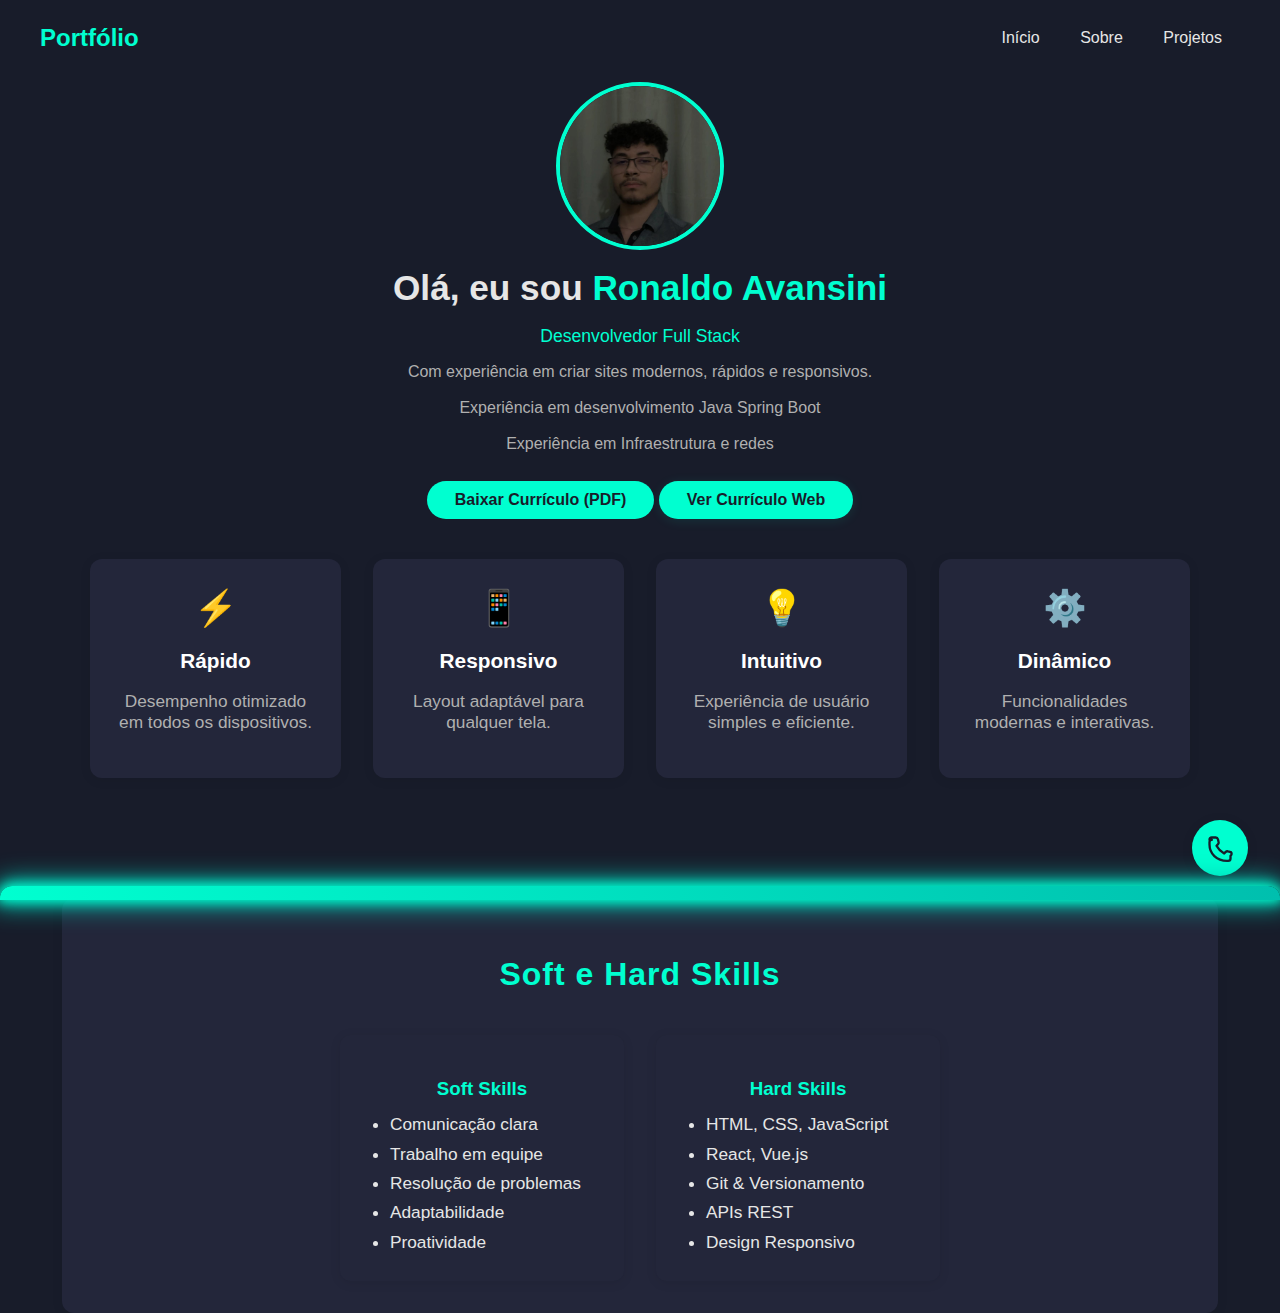
<file: index.html>
<!DOCTYPE html>
<html lang="pt-br" class="index">
<head>
    <meta charset="UTF-8">
    <title>Meu Portfólio</title>
    <link rel="stylesheet" href="assets/css/style.css">
    <style>
        .btn-cv-web {
            display: inline-block;
            margin-top: 10px;
            background: linear-gradient(90deg, #00ffd0 60%, #00bfae 100%);
            color: #181c2a;
            padding: 10px 28px;
            border-radius: 24px;
            text-decoration: none;
            font-weight: bold;
            transition: background 0.2s, transform 0.2s, box-shadow 0.2s;
            box-shadow: 0 2px 12px rgba(0,255,208,0.10);
            animation: btnPulseWeb 2.2s infinite alternate;
        }
        .btn-cv-web:hover {
            background: linear-gradient(90deg, #00bfae 60%, #00ffd0 100%);
            color: #fff;
            transform: scale(1.08);
            box-shadow: 0 6px 24px rgba(0,255,208,0.18);
        }
        @keyframes btnPulseWeb {
            0% { box-shadow: 0 2px 12px rgba(0,255,208,0.10); }
            100% { box-shadow: 0 8px 32px rgba(0,255,208,0.18); }
        }
    </style>
</head>
<body class="index">
    <div class="led-bar led-bottom"></div>
    <header class="header-dark">
        <nav class="nav-bar">
            <a href="index.html" class="nav-logo">Portfólio</a>
            <div class="nav-links">
                <a href="index.html">Início</a>
                <a href="about.html">Sobre</a>
                <a href="projects.html">Projetos</a>
            </div>
        </nav>
        <div class="hero">
            <img src="assets/img/foto.jpeg" alt="Foto de perfil" class="hero-img">
            <div class="hero-info">
                <h1>Olá, eu sou <span class="destaque">Ronaldo Avansini</span></h1>
                <p class="profissao">Desenvolvedor Full Stack</p>
                <p class="descricao">Com experiência em criar sites modernos, rápidos e responsivos.</p>
                <p class="descricao">Experiência em desenvolvimento Java Spring Boot</p>
                <p class="descricao">Experiência em Infraestrutura e redes</p>
                <a href="assets/curriculo/Att.pdf" class="btn-cv" download>Baixar Currículo (PDF)</a>
                <a href="curriculo.html" class="btn-cv btn-cv-web">Ver Currículo Web</a>

            </div>
        </div>
        <div class="skills">
            <div class="skill-item">
                <span class="skill-icon">⚡</span>
                <h3>Rápido</h3>
                <p>Desempenho otimizado em todos os dispositivos.</p>
            </div>
            <div class="skill-item">
                <span class="skill-icon">📱</span>
                <h3>Responsivo</h3>
                <p>Layout adaptável para qualquer tela.</p>
            </div>
            <div class="skill-item">
                <span class="skill-icon">💡</span>
                <h3>Intuitivo</h3>
                <p>Experiência de usuário simples e eficiente.</p>
            </div>
            <div class="skill-item">
                <span class="skill-icon">⚙️</span>
                <h3>Dinâmico</h3>
                <p>Funcionalidades modernas e interativas.</p>
            </div>
        </div>
    </header>
    <main>
        <section class="about-section">
            <h2>Soft e Hard Skills</h2>
            <div style="display:flex; flex-wrap:wrap; justify-content:center; gap:32px; margin-top:24px;">
                <div class="skills-animate" style="background:#23263a; border-radius:10px; padding:24px 32px; min-width:220px; max-width:320px; box-shadow:0 2px 12px rgba(0,0,0,0.08);">
                    <h3 style="color:#00ffd0; margin-bottom:10px;">Soft Skills</h3>
                    <ul style="text-align:left; color:#e6e6e6; font-size:1.08em; line-height:1.7; margin:0; padding-left:18px;">
                        <li>Comunicação clara</li>
                        <li>Trabalho em equipe</li>
                        <li>Resolução de problemas</li>
                        <li>Adaptabilidade</li>
                        <li>Proatividade</li>
                    </ul>
                </div>
                <div class="skills-animate" style="background:#23263a; border-radius:10px; padding:24px 32px; min-width:220px; max-width:320px; box-shadow:0 2px 12px rgba(0,0,0,0.08);">
                    <h3 style="color:#00ffd0; margin-bottom:10px;">Hard Skills</h3>
                    <ul style="text-align:left; color:#e6e6e6; font-size:1.08em; line-height:1.7; margin:0; padding-left:18px;">
                        <li>HTML, CSS, JavaScript</li>
                        <li>React, Vue.js</li>
                        <li>Git & Versionamento</li>
                        <li>APIs REST</li>
                        <li>Design Responsivo</li>
                    </ul>
                </div>
            </div>
        </section>
    </main>
    <div class="contato-icone" title="Contato">
        <svg xmlns="http://www.w3.org/2000/svg" fill="none" viewBox="0 0 24 24" stroke="currentColor"><path stroke-linecap="round" stroke-linejoin="round" stroke-width="2" d="M3 5a2 2 0 012-2h3.28a2 2 0 011.94 1.47l.58 2.32a2 2 0 01-.45 1.95l-1.35 1.35a16.015 16.015 0 006.58 6.58l1.35-1.35a2 2 0 011.95-.45l2.32.58A2 2 0 0121 18.72V21a2 2 0 01-2 2h-1C9.163 23 3 16.837 3 9V7a2 2 0 012-2z" /></svg>
    </div>
    <div class="contato-info-pop">
        <strong>Email:</strong> contato.ronaldoavansini@outlook.com<br>
        <strong>Telefone:</strong> (16) 99354-1387
    </div>
    <script src="assets/js/script.js"></script>
</body>

</html>
</file>
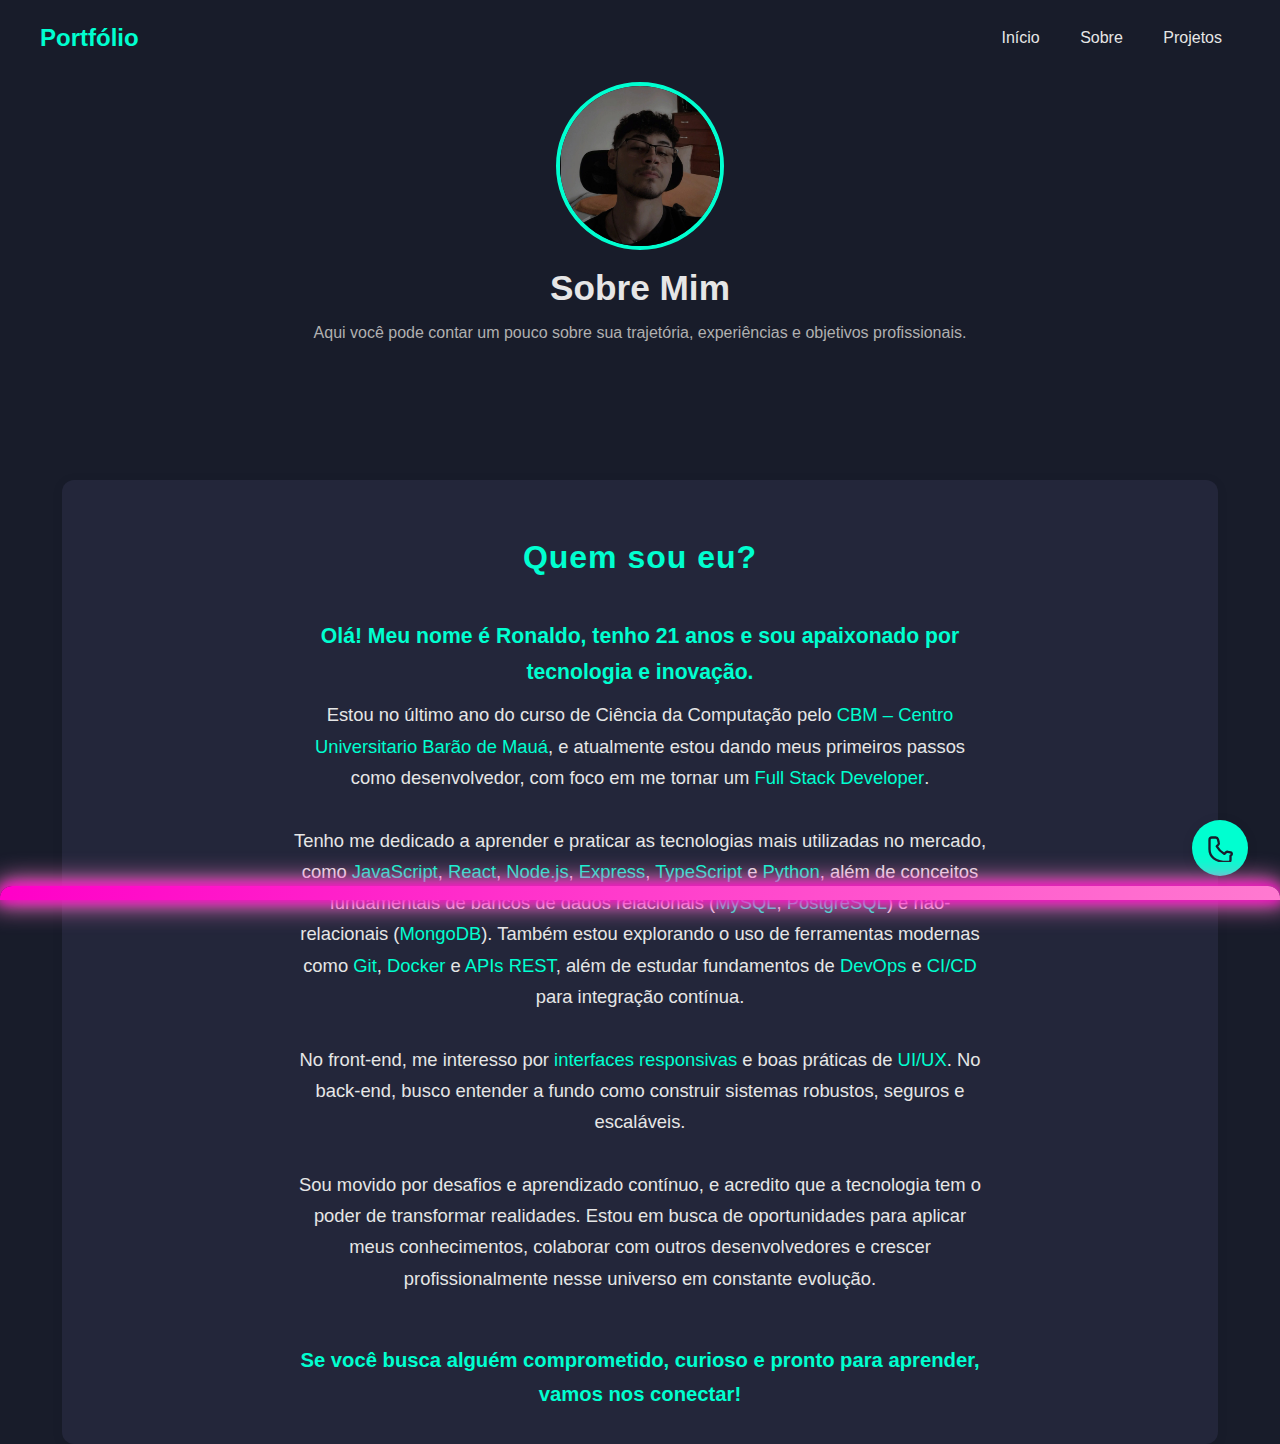
<file: about.html>
<!DOCTYPE html>
<html lang="pt-br" class="about">
<head>
    <meta charset="UTF-8">
    <title>Sobre Mim</title>
    <link rel="stylesheet" href="assets/css/style.css">
</head>
<body class="about">
    <div class="led-bar led-bottom"></div>
    <header class="header-dark">
        <nav class="nav-bar">
            <a href="index.html" class="nav-logo">Portfólio</a>
            <div class="nav-links">
                <a href="index.html">Início</a>
                <a href="about.html">Sobre</a>
                <a href="projects.html">Projetos</a>
                
            </div>
        </nav>
        <div class="hero hero-small">
            <img src="assets/img/sua-foto.jpeg" alt="Foto de perfil" class="hero-img">
            <div class="hero-info">
                <h1>Sobre Mim</h1>
                <p class="descricao">Aqui você pode contar um pouco sobre sua trajetória, experiências e objetivos profissionais.</p>
            </div>
        </div>
    </header>
    <main>
        <section class="about-section">
            <h2>Quem sou eu?</h2>
            <p style="font-size:1.15em; color:#e6e6e6; line-height:1.7; max-width:700px; margin:24px auto 0 auto;">
                <span style="display:block; color:#00ffd0; font-weight:bold; font-size:1.15em; margin-bottom:10px;">Olá! Meu nome é Ronaldo, tenho 21 anos e sou apaixonado por tecnologia e inovação.</span>
                Estou no último ano do curso de Ciência da Computação pelo <span style="color:#00ffd0; font-weight:500;">CBM – Centro Universitario Barão de Mauá</span>, e atualmente estou dando meus primeiros passos como desenvolvedor, com foco em me tornar um <span style="color:#00ffd0; font-weight:500;">Full Stack Developer</span>.<br><br>
                Tenho me dedicado a aprender e praticar as tecnologias mais utilizadas no mercado, como <span style="color:#00ffd0;">JavaScript</span>, <span style="color:#00ffd0;">React</span>, <span style="color:#00ffd0;">Node.js</span>, <span style="color:#00ffd0;">Express</span>, <span style="color:#00ffd0;">TypeScript</span> e <span style="color:#00ffd0;">Python</span>, além de conceitos fundamentais de bancos de dados relacionais (<span style="color:#00ffd0;">MySQL</span>, <span style="color:#00ffd0;">PostgreSQL</span>) e não-relacionais (<span style="color:#00ffd0;">MongoDB</span>). Também estou explorando o uso de ferramentas modernas como <span style="color:#00ffd0;">Git</span>, <span style="color:#00ffd0;">Docker</span> e <span style="color:#00ffd0;">APIs REST</span>, além de estudar fundamentos de <span style="color:#00ffd0;">DevOps</span> e <span style="color:#00ffd0;">CI/CD</span> para integração contínua.<br><br>
                No front-end, me interesso por <span style="color:#00ffd0;">interfaces responsivas</span> e boas práticas de <span style="color:#00ffd0;">UI/UX</span>. No back-end, busco entender a fundo como construir sistemas robustos, seguros e escaláveis.<br><br>
                Sou movido por desafios e aprendizado contínuo, e acredito que a tecnologia tem o poder de transformar realidades. Estou em busca de oportunidades para aplicar meus conhecimentos, colaborar com outros desenvolvedores e crescer profissionalmente nesse universo em constante evolução.<br><br>
                <span style="display:block; color:#00ffd0; font-weight:bold; font-size:1.1em; margin-top:18px;">Se você busca alguém comprometido, curioso e pronto para aprender, vamos nos conectar!</span>
            </p>
        </section>
    </main>
    <!-- Ícone de contato fixo -->
    <div class="contato-icone" title="Contato">
        <!-- Ícone SVG de telefone -->
        <svg xmlns="http://www.w3.org/2000/svg" fill="none" viewBox="0 0 24 24" stroke="currentColor"><path stroke-linecap="round" stroke-linejoin="round" stroke-width="2" d="M3 5a2 2 0 012-2h3.28a2 2 0 011.94 1.47l.7 2.8a2 2 0 01-.45 1.95l-1.27 1.27a16.06 16.06 0 006.58 6.58l1.27-1.27a2 2 0 011.95-.45l2.8.7A2 2 0 0121 18.72V22a2 2 0 01-2 2h-1C7.82 24 3 19.18 3 13V5z" /></svg>
    </div>
    <div class="contato-info-pop">
        <p style="margin:0; font-size:1em; color:#e6e6e6;">
            <strong style="color:#00ffd0;">Email:</strong> <a href="mailto:contato.ronaldoavansini@outlook.com" style="color:#fff; font-weight:bold;">contato.ronaldoavansini@outlook.com</a><br>
            <strong style="color:#00ffd0;">Telefone:</strong> <a href="tel:+5516993541387" style="color:#fff; font-weight:bold;">(16)99354 1387</a>
        </p>
    </div>
    <script>
    // Animação de transição entre páginas: tela antiga sai e nova entra
    document.querySelectorAll('.nav-links a, .nav-btn').forEach(link => {
        link.addEventListener('click', function(e) {
            const href = this.getAttribute('href');
            if (href && !href.startsWith('http') && !href.startsWith('#')) {
                e.preventDefault();
                // Cria um overlay para a nova página
                const overlay = document.createElement('div');
                overlay.className = 'page-transition-in';
                document.body.appendChild(overlay);
                // Anima a página atual para a esquerda
                document.body.classList.add('page-transition-out');
                setTimeout(() => {
                    window.location.href = href;
                }, 700);
            }
        });
    });
    </script>
</body>
</html>
</file>
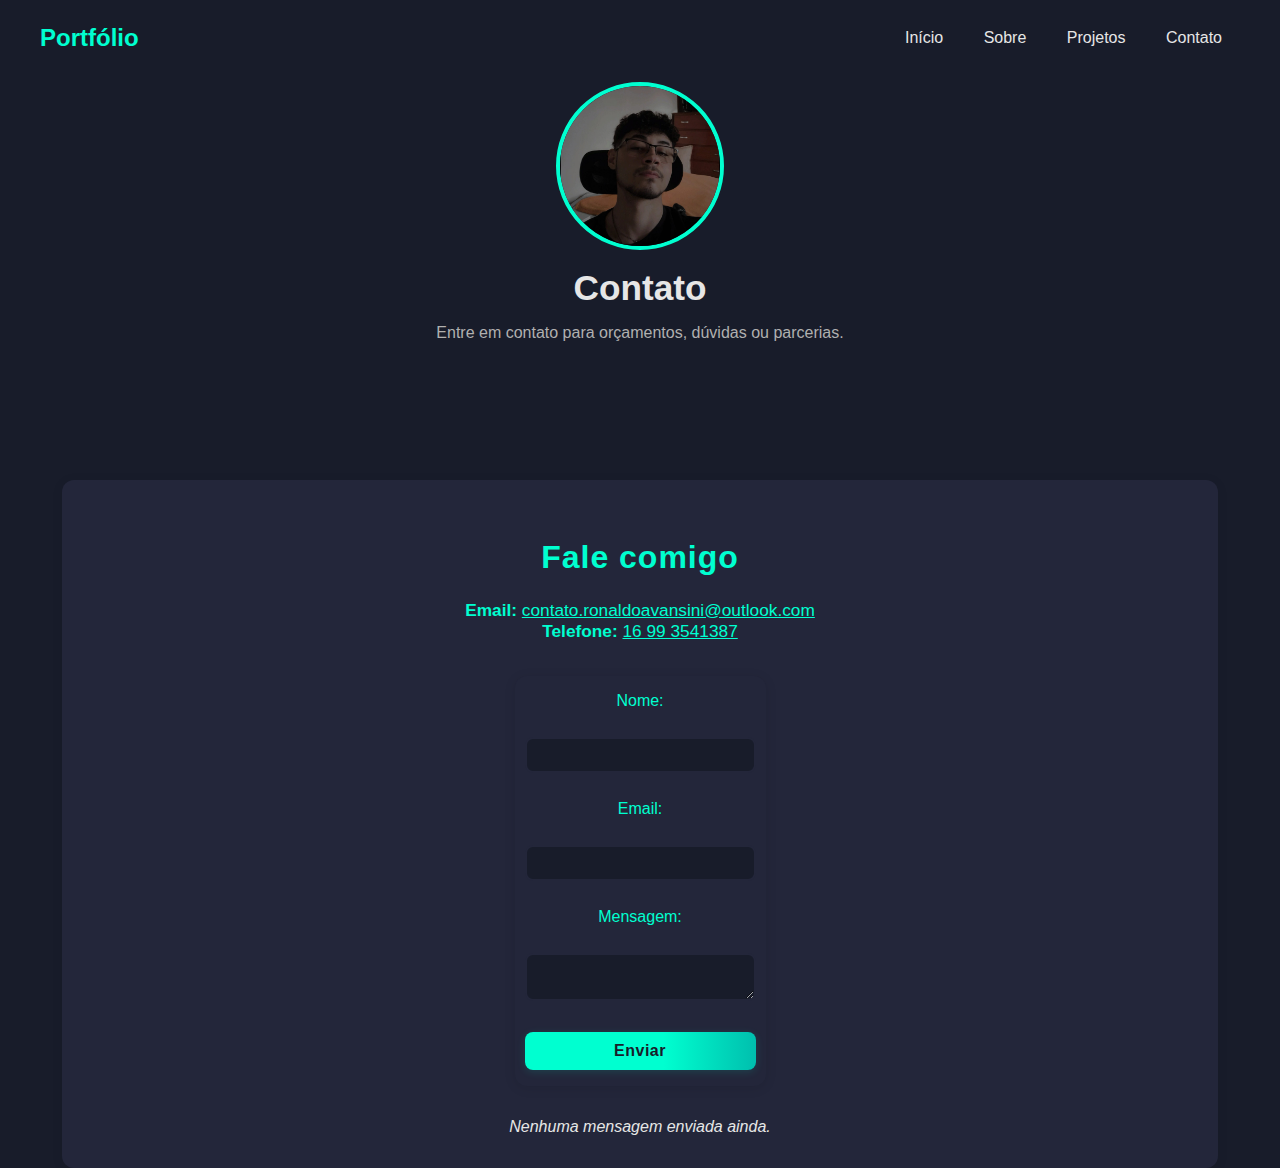
<file: contact.html>
<!DOCTYPE html>
<html lang="pt-br">
<head>
    <meta charset="UTF-8">
    <title>Contato</title>
    <!-- Importa o arquivo de estilos -->
    <link rel="stylesheet" href="assets/css/style.css">
</head>
<body>
    <!-- Cabeçalho escuro com navegação -->
    <header class="header-dark">
        <nav class="nav-bar">
            <!-- Logo do portfólio -->
            <a href="index.html" class="nav-logo">Portfólio</a>
            <!-- Links de navegação -->
            <div class="nav-links">
                <a href="index.html">Início</a>
                <a href="about.html">Sobre</a>
                <a href="projects.html">Projetos</a>
                <a href="contact.html">Contato</a>
            </div>
            <!-- Botão de destaque para contato -->
            
        </nav>
        <!-- Área de apresentação com foto e título -->
        <div class="hero hero-small">
            <img src="assets/img/sua-foto.jpeg" alt="Foto de perfil" class="hero-img">
            <div class="hero-info">
                <h1>Contato</h1>
                <p class="descricao">Entre em contato para orçamentos, dúvidas ou parcerias.</p>
            </div>
        </div>
    </header>
    <main>
        <!-- Bloco principal de contato -->
        <section class="about-section">
            <h2>Fale comigo</h2>
            <div style="margin-bottom:18px; text-align:center;">
                <p style="font-size:1.08em; color:#00ffd0; margin:6px 0;">
                    <strong>Email:</strong> <a href="mailto:contato.ronaldoavansini@outlook.com" style="color:#00ffd0; text-decoration:underline;">contato.ronaldoavansini@outlook.com</a><br>
                    <strong>Telefone:</strong> <a href="tel:+5516993541387" style="color:#00ffd0; text-decoration:underline;">16 99 3541387</a>
                </p>
            </div>
            <form>
                <!-- Campo para nome -->
                <label for="nome">Nome:</label><br>
                <input type="text" id="nome" name="nome"><br>
                <!-- Campo para email -->
                <label for="email">Email:</label><br>
                <input type="email" id="email" name="email"><br>
                <!-- Campo para mensagem -->
                <label for="mensagem">Mensagem:</label><br>
                <textarea id="mensagem" name="mensagem"></textarea><br>
                <!-- Botão de envio -->
                <button type="submit">Enviar</button>
            </form>
        </section>
    </main>
    <script>
    // Animação de transição entre páginas: tela antiga sai e nova entra
    document.querySelectorAll('.nav-links a, .nav-btn').forEach(link => {
        link.addEventListener('click', function(e) {
            const href = this.getAttribute('href');
            if (href && !href.startsWith('http') && !href.startsWith('#')) {
                e.preventDefault();
                // Cria um overlay para a nova página
                const overlay = document.createElement('div');
                overlay.className = 'page-transition-in';
                document.body.appendChild(overlay);
                // Anima a página atual para a esquerda
                document.body.classList.add('page-transition-out');
                setTimeout(() => {
                    window.location.href = href;
                }, 700);
            }
        });
    });

    // Mini banco de dados local para salvar mensagens do formulário
    const form = document.querySelector('.about-section form');
    const messagesDiv = document.createElement('div');
    messagesDiv.style.marginTop = '32px';
    form.parentNode.appendChild(messagesDiv);

    function renderMessages() {
        const messages = JSON.parse(localStorage.getItem('contato-mensagens') || '[]');
        if (messages.length === 0) {
            messagesDiv.innerHTML = '<em>Nenhuma mensagem enviada ainda.</em>';
            return;
        }
        messagesDiv.innerHTML = '<h3>Mensagens salvas:</h3>' + messages.map(m => `
            <div style="background:#23263a;padding:12px 18px;margin:10px 0;border-radius:8px;text-align:left;">
                <strong>Nome:</strong> ${m.nome}<br>
                <strong>Email:</strong> ${m.email}<br>
                <strong>Mensagem:</strong> ${m.mensagem}
            </div>
        `).join('');
    }

    form.addEventListener('submit', function(e) {
        e.preventDefault();
        const nome = form.nome.value.trim();
        const email = form.email.value.trim();
        const mensagem = form.mensagem.value.trim();
        if (!nome || !email || !mensagem) return alert('Preencha todos os campos!');
        const messages = JSON.parse(localStorage.getItem('contato-mensagens') || '[]');
        messages.push({ nome, email, mensagem });
        localStorage.setItem('contato-mensagens', JSON.stringify(messages));
        form.reset();
        renderMessages();
        alert('Mensagem salva com sucesso!');
    });

    renderMessages();
    </script>
</body>
</html>
</file>
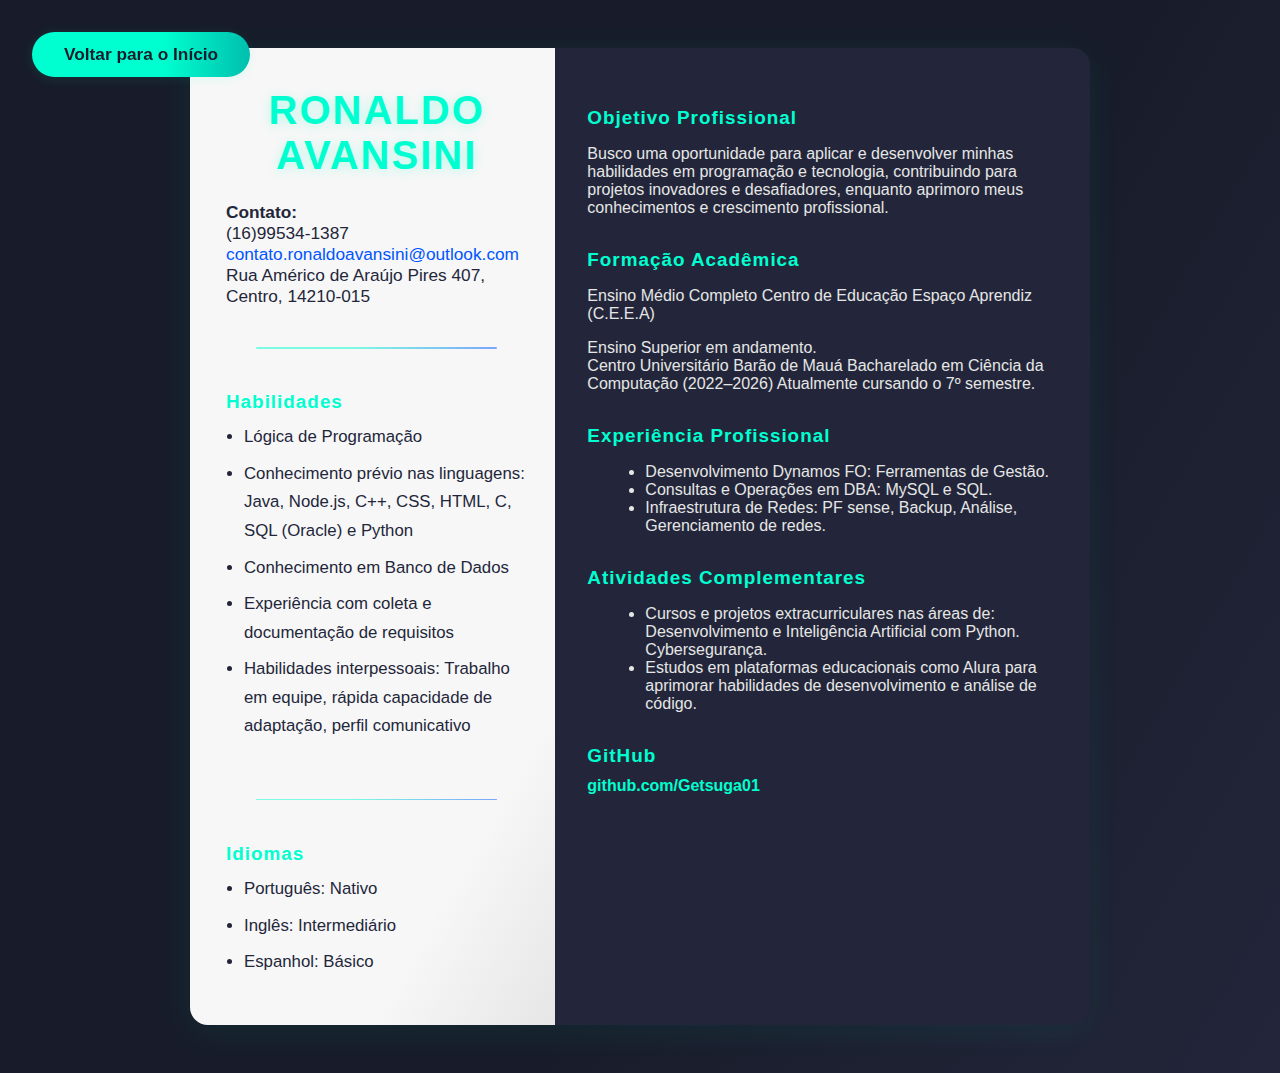
<file: curriculo.html>
<!DOCTYPE html>
<html lang="pt-br">
<head>
    <meta charset="UTF-8">
    <title>Currículo - Ronaldo Avansini</title>
    <link rel="stylesheet" href="assets/css/style.css">
    <style>
        body {
            background: linear-gradient(120deg, #181c2a 60%, #23263a 100%);
        }
        .cv-container {
            max-width: 900px;
            margin: 48px auto;
            background: #23263a;
            border-radius: 18px;
            box-shadow: 0 6px 32px rgba(0,255,208,0.08), 0 2px 16px rgba(0,0,0,0.10);
            padding: 0;
            display: flex;
            flex-wrap: wrap;
            overflow: hidden;
        }
        .cv-left {
            flex: 1 1 280px;
            background: linear-gradient(120deg, #f7f7f7 80%, #e6e6e6 100%);
            padding: 40px 28px 40px 36px;
            min-width: 240px;
            display: flex;
            flex-direction: column;
            justify-content: flex-start;
            box-shadow: 2px 0 16px rgba(0,255,208,0.04);
        }
        .cv-right {
            flex: 2 1 420px;
            padding: 40px 40px 40px 32px;
            color: #e6e6e6;
            background: #23263a;
        }
        .cv-title {
            text-align: center;
            font-size: 2.5em;
            font-weight: bold;
            letter-spacing: 2px;
            color: #00ffd0;
            margin-bottom: 24px;
            text-shadow: 0 2px 12px #00ffd044;
        }
        .cv-section {
            margin-bottom: 32px;
        }
        .cv-section h3 {
            color: #00ffd0;
            font-size: 1.18em;
            margin-bottom: 10px;
            font-weight: bold;
            letter-spacing: 1px;
        }
        .cv-list {
            margin: 0 0 0 18px;
            padding: 0;
            color: #23263a;
            font-size: 1.05em;
        }
        .cv-list li {
            margin-bottom: 8px;
            line-height: 1.7;
        }
        .cv-contact {
            font-size: 1.08em;
            margin-bottom: 22px;
            color: #23263a;
        }
        .cv-contact a {
            color: #0055ff;
            text-decoration: none;
            font-weight: 500;
        }
        .cv-contact a:hover {
            text-decoration: underline;
            color: #00ffd0;
        }
        .cv-label {
            font-weight: bold;
            color: #23263a;
            margin-right: 4px;
        }
        .cv-divider {
            width: 80%;
            height: 1.5px;
            background: linear-gradient(90deg, #00ffd0 40%, #0055ff 100%);
            margin: 18px auto 24px auto;
            border-radius: 2px;
            opacity: 0.5;
        }
        .cv-right p, .cv-right li {
            color: #e6e6e6;
        }
        .cv-right ul {
            margin-left: 18px;
        }
        .cv-section:last-child {
            margin-bottom: 0;
        }
        @media (max-width: 900px) {
            .cv-container { flex-direction: column; }
            .cv-left { min-width: 100%; box-shadow: none; padding: 32px 18px; }
            .cv-right { padding: 32px 18px; }
        }
        .btn-voltar-cv {
            display: block;
            position: fixed;
            top: 32px;
            left: 32px;
            background: linear-gradient(90deg, #00ffd0 60%, #00bfae 100%);
            color: #181c2a;
            font-weight: bold;
            font-size: 1.08em;
            padding: 12px 32px;
            border-radius: 24px;
            text-decoration: none;
            box-shadow: 0 2px 12px rgba(0,255,208,0.10);
            transition: transform 0.2s, box-shadow 0.2s, background 0.3s;
            z-index: 200;
            animation: btnPulse 2.2s infinite alternate;
        }
        .btn-voltar-cv:hover {
            background: linear-gradient(90deg, #00bfae 60%, #00ffd0 100%);
            color: #fff;
            transform: scale(1.08);
            box-shadow: 0 6px 24px rgba(0,255,208,0.18);
        }
        @keyframes btnPulse {
            0% { box-shadow: 0 2px 12px rgba(0,255,208,0.10); }
            100% { box-shadow: 0 8px 32px rgba(0,255,208,0.18); }
        }
        @media (max-width: 700px) {
            .btn-voltar-cv { top: 12px; left: 12px; padding: 10px 18px; font-size: 1em; }
        }
    </style>
</head>
<body>
    <a href="index.html" class="btn-voltar-cv">Voltar para o Início</a>
    <div class="cv-container">
        <div class="cv-left">
            <div class="cv-title">RONALDO AVANSINI</div>
            <div class="cv-section cv-contact">
                <div><span class="cv-label">Contato:</span></div>
                <div>(16)99534-1387</div>
                <div><a href="mailto:contato.ronaldoavansini@outlook.com">contato.ronaldoavansini@outlook.com</a></div>
                <div>Rua Américo de Araújo Pires 407, Centro, 14210-015</div>
            </div>
            <div class="cv-divider"></div>
            <div class="cv-section">
                <h3>Habilidades</h3>
                <ul class="cv-list">
                    <li>Lógica de Programação</li>
                    <li>Conhecimento prévio nas linguagens: Java, Node.js, C++, CSS, HTML, C, SQL (Oracle) e Python</li>
                    <li>Conhecimento em Banco de Dados</li>
                    <li>Experiência com coleta e documentação de requisitos</li>
                    <li>Habilidades interpessoais: Trabalho em equipe, rápida capacidade de adaptação, perfil comunicativo</li>
                </ul>
            </div>
            <div class="cv-divider"></div>
            <div class="cv-section">
                <h3>Idiomas</h3>
                <ul class="cv-list">
                    <li>Português: Nativo</li>
                    <li>Inglês: Intermediário</li>
                    <li>Espanhol: Básico</li>
                </ul>
            </div>
        </div>
        <div class="cv-right">
            <div class="cv-section">
                <h3>Objetivo Profissional</h3>
                <p>Busco uma oportunidade para aplicar e desenvolver minhas habilidades em programação e tecnologia, contribuindo para projetos inovadores e desafiadores, enquanto aprimoro meus conhecimentos e crescimento profissional.</p>
            </div>
            <div class="cv-section">
                <h3>Formação Acadêmica</h3>
                <p>Ensino Médio Completo Centro de Educação Espaço Aprendiz (C.E.E.A)</p>
                <p>Ensino Superior em andamento.<br>
                Centro Universitário Barão de Mauá Bacharelado em Ciência da Computação (2022–2026) Atualmente cursando o 7º semestre.</p>
            </div>
            <div class="cv-section">
                <h3>Experiência Profissional</h3>
                <ul>
                    <li>Desenvolvimento Dynamos FO: Ferramentas de Gestão.</li>
                    <li>Consultas e Operações em DBA: MySQL e SQL.</li>
                    <li>Infraestrutura de Redes: PF sense, Backup, Análise, Gerenciamento de redes.</li>
                </ul>
            </div>
            <div class="cv-section">
                <h3>Atividades Complementares</h3>
                <ul>
                    <li>Cursos e projetos extracurriculares nas áreas de: Desenvolvimento e Inteligência Artificial com Python. Cybersegurança.</li>
                    <li>Estudos em plataformas educacionais como Alura para aprimorar habilidades de desenvolvimento e análise de código.</li>
                </ul>
            </div>
            <div class="cv-section">
                <h3>GitHub</h3>
                <a href="https://github.com/Getsuga01" target="_blank" style="color:#00ffd0; font-weight:bold; text-decoration:none;">github.com/Getsuga01</a>
            </div>
        </div>
    </div>
</body>
</html>
</file>
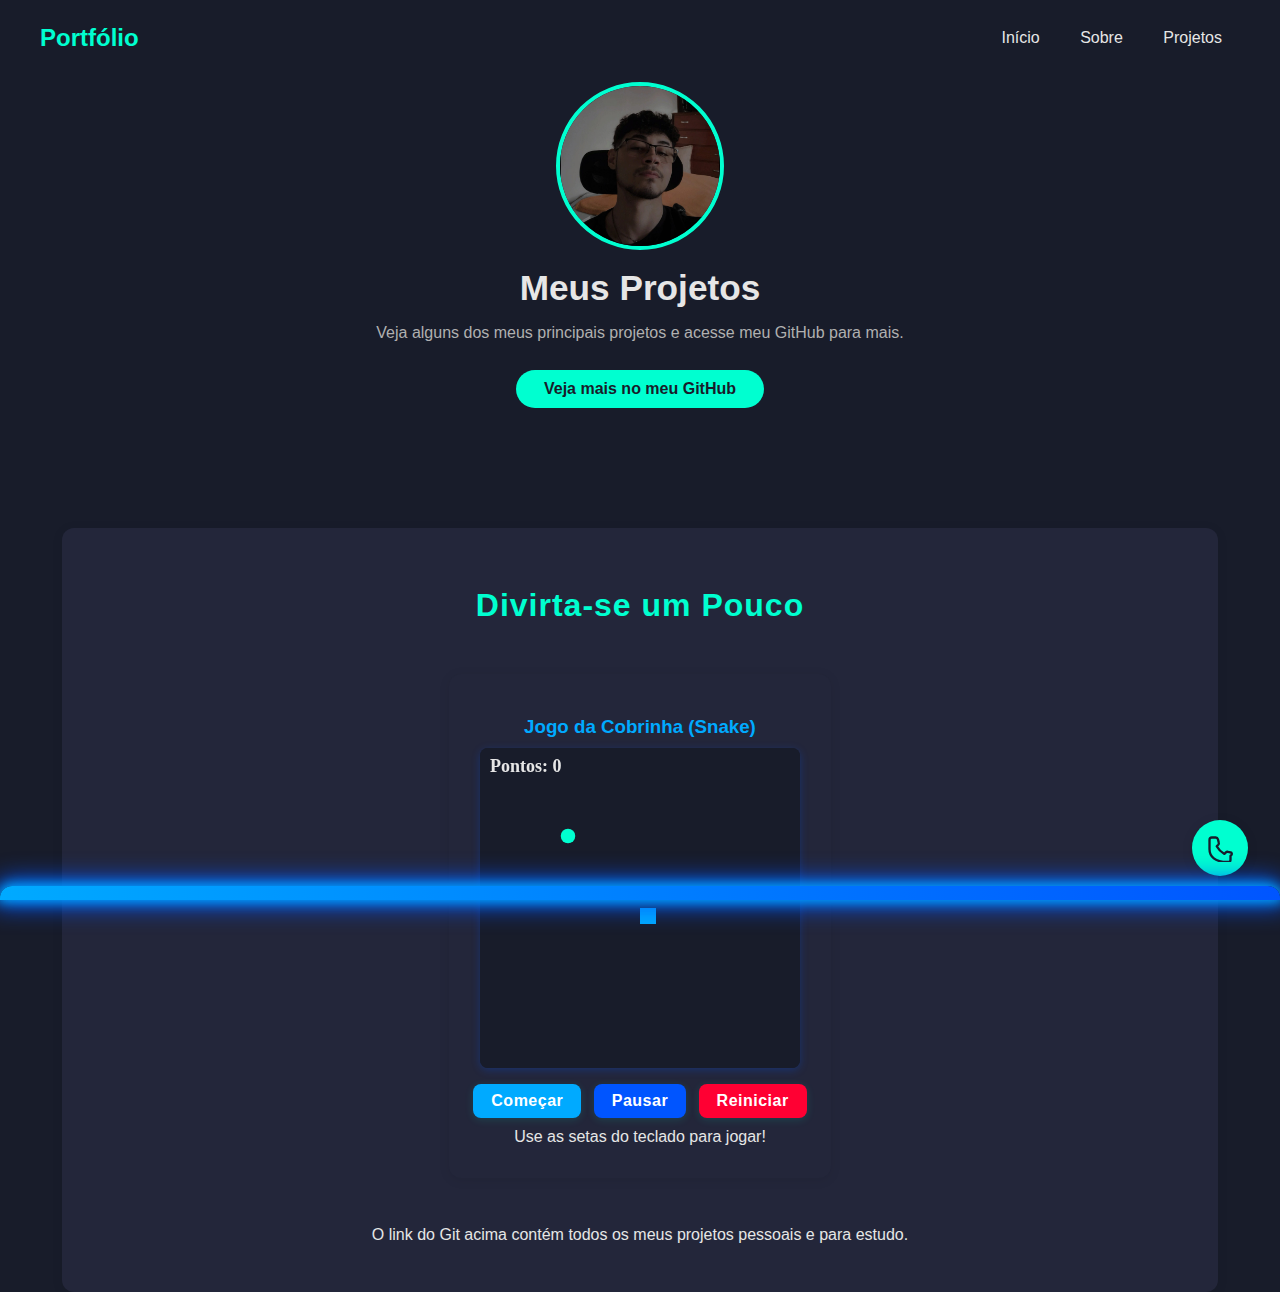
<file: projects.html>
<!DOCTYPE html>
<html lang="pt-br" class="projects">
<head>
    <meta charset="UTF-8">
    <title>Projetos</title>
    <link rel="stylesheet" href="assets/css/style.css">
</head>
<body class="projects">
    <div class="led-bar led-bottom"></div>
    <header class="header-dark">
        <nav class="nav-bar">
            <a href="index.html" class="nav-logo">Portfólio</a>
            <div class="nav-links">
                <a href="index.html">Início</a>
                <a href="about.html">Sobre</a>
                <a href="projects.html">Projetos</a>
                
            </div>
           
        </nav>
        <div class="hero hero-small">
            <img src="assets/img/sua-foto.jpeg"Foto de perfil" class="hero-img">
            <div class="hero-info">
                <h1>Meus Projetos</h1>
                <p class="descricao">Veja alguns dos meus principais projetos e acesse meu GitHub para mais.</p>
                <a href="https://github.com/Getsuga01" target="_blank" class="btn-cv">Veja mais no meu GitHub</a>
            </div>
        </div>
    </header>
    <main>
        <section class="about-section">
            <h2>Divirta-se um Pouco</h2>
            <div class="project-card" style="background:#23263a; border-radius:12px; padding:24px; margin:32px auto; max-width:420px; box-shadow:0 2px 12px rgba(0,0,0,0.08);">
                <h3 style="color:#00aaff; margin-bottom:10px;">Jogo da Cobrinha (Snake)</h3>
                <canvas id="snakeGame" width="320" height="320" style="background:#181c2a; border-radius:8px; display:block; margin:0 auto 12px auto; box-shadow:0 2px 8px #0055ff44;"></canvas>
                <div style="text-align:center; margin-bottom:10px;">
                    <button id="startBtn" style="background:#00aaff; color:#fff; border:none; border-radius:8px; padding:8px 18px; font-weight:bold; margin-right:8px; cursor:pointer;">Começar</button>
                    <button id="pauseBtn" style="background:#0055ff; color:#fff; border:none; border-radius:8px; padding:8px 18px; font-weight:bold; margin-right:8px; cursor:pointer;">Pausar</button>
                    <button id="restartBtn" style="background:#ff0033; color:#fff; border:none; border-radius:8px; padding:8px 18px; font-weight:bold; cursor:pointer;">Reiniciar</button>
                </div>
                <div style="text-align:center; color:#e6e6e6; font-size:1em; margin-bottom:8px;">Use as setas do teclado para jogar!</div>
                <script>
                const canvas = document.getElementById('snakeGame');
                const ctx = canvas.getContext('2d');
                const grid = 16;
                let snake = [{x:160, y:160}];
                let dx = grid, dy = 0;
                let apple = {x: 80, y: 80};
                let score = 0;
                let gameOver = false;
                let running = false;
                let paused = false;
                let intervalId;
                function draw() {
                    ctx.fillStyle = '#181c2a';
                    ctx.fillRect(0,0,canvas.width,canvas.height);
                    // Apple
                    ctx.fillStyle = '#00ffd0';
                    ctx.beginPath();
                    ctx.arc(apple.x+grid/2, apple.y+grid/2, grid/2.2, 0, Math.PI*2);
                    ctx.fill();
                    // Snake
                    for(let i=0;i<snake.length;i++){
                        ctx.fillStyle = i==0 ? '#00aaff' : '#0055ff';
                        ctx.fillRect(snake[i].x, snake[i].y, grid, grid);
                    }
                    // Score
                    ctx.fillStyle = '#e6e6e6';
                    ctx.font = 'bold 18px Segoe UI';
                    ctx.fillText('Pontos: '+score, 10, 24);
                    if(gameOver){
                        ctx.fillStyle = '#ff0033';
                        ctx.font = 'bold 28px Segoe UI';
                        ctx.fillText('Game Over!', 70, 170);
                    }
                    if(paused && !gameOver){
                        ctx.fillStyle = '#00ffd0';
                        ctx.font = 'bold 24px Segoe UI';
                        ctx.fillText('Pausado', 110, 170);
                    }
                }
                function update(){
                    if(gameOver || paused || !running) return;
                    const head = {x: snake[0].x+dx, y: snake[0].y+dy};
                    // Wall
                    if(head.x<0||head.x>=canvas.width||head.y<0||head.y>=canvas.height){gameOver=true;draw();return;}
                    // Self
                    for(let s of snake){if(s.x==head.x&&s.y==head.y){gameOver=true;draw();return;}}
                    snake.unshift(head);
                    // Apple
                    if(head.x==apple.x&&head.y==apple.y){
                        score++;
                        apple.x = Math.floor(Math.random()*20)*grid;
                        apple.y = Math.floor(Math.random()*20)*grid;
                    }else{
                        snake.pop();
                    }
                    draw();
                }
                document.addEventListener('keydown',e=>{
                    if(!running) return;
                    if(['ArrowUp','ArrowDown','ArrowLeft','ArrowRight'].includes(e.key)) {
                        e.preventDefault();
                    }
                    if(e.key==='ArrowLeft'&&dx===0){dx=-grid;dy=0;}
                    else if(e.key==='ArrowUp'&&dy===0){dx=0;dy=-grid;}
                    else if(e.key==='ArrowRight'&&dx===0){dx=grid;dy=0;}
                    else if(e.key==='ArrowDown'&&dy===0){dx=0;dy=grid;}
                    else if(e.key==='r'&&gameOver){
                        snake=[{x:160,y:160}];dx=grid;dy=0;apple={x:80,y:80};score=0;gameOver=false;draw();
                    }
                });
                function startGame(){
                    if(running) return;
                    running = true;
                    paused = false;
                    gameOver = false;
                    snake = [{x:160, y:160}];
                    dx = grid; dy = 0;
                    apple = {x:80, y:80};
                    score = 0;
                    draw();
                    intervalId = setInterval(update, 120);
                }
                function pauseGame(){
                    if(!running || gameOver) return;
                    paused = !paused;
                    draw();
                }
                function restartGame(){
                    clearInterval(intervalId);
                    running = true;
                    paused = false;
                    gameOver = false;
                    snake = [{x:160, y:160}];
                    dx = grid; dy = 0;
                    apple = {x:80, y:80};
                    score = 0;
                    draw();
                    intervalId = setInterval(update, 120);
                }
                document.getElementById('startBtn').onclick = function(){
                    clearInterval(intervalId);
                    startGame();
                };
                document.getElementById('pauseBtn').onclick = function(){
                    pauseGame();
                };
                document.getElementById('restartBtn').onclick = function(){
                    restartGame();
                };
                draw();
                </script>
            </div>
            <p>O link do Git acima contém todos os meus projetos pessoais e para estudo.</p>
        </section>
    </main>
    <!-- Ícone de contato fixo -->
    <div class="contato-icone" title="Contato">
        <!-- Ícone SVG de telefone -->
        <svg xmlns="http://www.w3.org/2000/svg" fill="none" viewBox="0 0 24 24" stroke="currentColor"><path stroke-linecap="round" stroke-linejoin="round" stroke-width="2" d="M3 5a2 2 0 012-2h3.28a2 2 0 011.94 1.47l.7 2.8a2 2 0 01-.45 1.95l-1.27 1.27a16.06 16.06 0 006.58 6.58l1.27-1.27a2 2 0 011.95-.45l2.8.7A2 2 0 0121 18.72V22a2 2 0 01-2 2h-1C7.82 24 3 19.18 3 13V5z" /></svg>
    </div>
    <div class="contato-info-pop">
        <p style="margin:0; font-size:1em; color:#00ffd0;">
            <strong>Email:</strong> <a href="mailto:contato.ronaldoavansini@outlook.com">contato.ronaldoavansini@outlook.com</a><br>
            <strong>Telefone:</strong> <a href="tel:+5516993541387">16 99 3541387</a>
        </p>
    </div>
    <script>
    // Animação de transição entre páginas: tela antiga sai e nova entra
    document.querySelectorAll('.nav-links a, .nav-btn').forEach(link => {
        link.addEventListener('click', function(e) {
            const href = this.getAttribute('href');
            if (href && !href.startsWith('http') && !href.startsWith('#')) {
                e.preventDefault();
                // Cria um overlay para a nova página
                const overlay = document.createElement('div');
                overlay.className = 'page-transition-in';
                document.body.appendChild(overlay);
                // Anima a página atual para a esquerda
                document.body.classList.add('page-transition-out');
                setTimeout(() => {
                    window.location.href = href;
                }, 700);
            }
        });
    });
    </script>
</body>
</html>
</file>
<file: assets/css/style.css>
body {
    font-family: 'Segoe UI', Arial, sans-serif;
    margin: 0;
    padding: 0;
    background: #181c2a;
    color: #e6e6e6;
}
.header-dark, header {
    background: #181c2a;
    padding-bottom: 40px;
}
.nav-bar {
    display: flex;
    justify-content: space-between;
    align-items: center;
    padding: 24px 40px 0 40px;
    max-width: 1200px;
    margin: 0 auto;
}
.nav-logo {
    font-size: 1.5em;
    color: #00ffd0;
    text-decoration: none;
    font-weight: bold;
}
.nav-links a {
    color: #e6e6e6;
    text-decoration: none;
    margin: 0 18px;
    font-weight: 500;
    transition: color 0.2s;
}
.nav-links a:hover {
    color: #00ffd0;
}
.nav-btn {
    background: #00ffd0;
    color: #181c2a;
    padding: 8px 22px;
    border-radius: 20px;
    text-decoration: none;
    font-weight: bold;
    transition: background 0.2s;
}
.nav-btn:hover {
    background: #00bfae;
}
.hero {
    display: flex;
    flex-direction: column;
    align-items: center;
    margin-top: 30px;
}
.hero-img {
    width: 160px;
    height: 160px;
    object-fit: cover;
    border-radius: 50%;
    border: 4px solid #00ffd0;
    background: #23263a;
    margin-bottom: 18px;
}
.hero-info {
    text-align: center;
}
.hero-info h1 {
    font-size: 2.2em;
    margin: 0 0 10px 0;
}
.destaque {
    color: #00ffd0;
}
.profissao {
    font-size: 1.1em;
    color: #00ffd0;
    margin-bottom: 8px;
}
.descricao {
    color: #b0b0b0;
    margin-bottom: 18px;
}
.btn-cv, .hero-info .btn-cv {
    display: inline-block;
    background: #00ffd0;
    color: #181c2a;
    padding: 10px 28px;
    border-radius: 24px;
    text-decoration: none;
    font-weight: bold;
    margin-top: 10px;
    transition: background 0.2s;
}
.btn-cv:hover {
    background: #00bfae;
}
.skills {
    display: flex;
    justify-content: center;
    align-items: center;
    gap: 32px;
    margin: 40px auto 0 auto;
    max-width: 1100px;
}
.skill-item {
    background: #23263a;
    border-radius: 12px;
    padding: 28px 22px;
    text-align: center;
    box-shadow: 0 2px 12px rgba(0,0,0,0.08);
    flex: 1;
    min-width: 150px;
    transition: transform 0.2s, box-shadow 0.2s, background 0.2s;
    cursor: pointer;
}
.skill-item:hover {
    background: #282c3f;
    transform: scale(1.07);
    box-shadow: 0 6px 24px rgba(0,255,208,0.10);
}
.skill-icon {
    font-size: 2.2em;
    display: block;
    margin-bottom: 10px;
    color: #00ffd0;
}
.skill-item h3 {
    color: #fff;
    font-size: 1.3em;
    margin-bottom: 8px;
    font-weight: bold;
}
.skill-item p {
    color: #b0b0b0;
    font-size: 1.08em;
}
.about-section {
    background: #23263a;
    border-radius: 12px;
    max-width: 1100px;
    width: 100%;
    margin: 80px auto 0 auto;
    padding: 32px 28px;
    box-shadow: 0 2px 12px rgba(0,0,0,0.08);
    text-align: center;
    display: flex;
    flex-direction: column;
    align-items: center;
}
.about-section h2 {
    color: #00ffd0;
    font-size: 2em;
    margin-bottom: 18px;
    letter-spacing: 1px;
}
.about-section form {
    display: flex;
    flex-direction: column;
    gap: 4px;
    margin-top: 10px;
    background: #23263a;
    padding: 16px 10px;
    border-radius: 12px;
    box-shadow: 0 2px 12px rgba(0,0,0,0.10);
    max-width: 340px;
    margin-left: auto;
    margin-right: auto;
    animation: fadeInUpForm 0.8s cubic-bezier(0.77,0,0.18,1);
}
@keyframes fadeInUpForm {
    from {
        opacity: 0;
        transform: translateY(40px) scale(0.97);
    }
    to {
        opacity: 1;
        transform: translateY(0) scale(1);
    }
}
.about-section label {
    color: #00ffd0;
    font-weight: 500;
    margin-bottom: 1px;
    font-size: 1em;
}
.about-section input,
.about-section textarea {
    background: #181c2a;
    color: #e6e6e6;
    border: 2px solid #23263a;
    border-radius: 8px;
    padding: 7px 10px;
    font-size: 1em;
    transition: border 0.2s, box-shadow 0.2s;
    outline: none;
    margin-bottom: 1px;
}
.about-section input:focus,
.about-section textarea:focus {
    border: 2px solid #00ffd0;
    box-shadow: 0 0 0 2px #00ffd055;
}
.about-section button {
    background: linear-gradient(90deg, #00ffd0 60%, #00bfae 100%);
    color: #181c2a;
    border: none;
    border-radius: 8px;
    padding: 10px 0;
    font-size: 1em;
    font-weight: bold;
    cursor: pointer;
    margin-top: 4px;
    transition: background 0.2s, transform 0.2s, box-shadow 0.2s;
    box-shadow: 0 2px 8px rgba(0,255,208,0.13);
    letter-spacing: 0.5px;
}
.about-section button:hover {
    background: linear-gradient(90deg, #00bfae 60%, #00ffd0 100%);
    color: #fff;
    transform: scale(1.04);
    box-shadow: 0 4px 16px rgba(0,255,208,0.18);
}
.contato-fixo {
    position: fixed;
    right: 32px;
    bottom: 24px;
    background: #23263aee;
    border-radius: 10px;
    box-shadow: 0 2px 12px rgba(0,0,0,0.10);
    padding: 16px 22px;
    z-index: 100;
    text-align: right;
}
.contato-fixo a {
    color: #00ffd0;
    text-decoration: underline;
    font-weight: 500;
}
.contato-icone {
    position: fixed;
    right: 32px;
    bottom: 24px;
    background: #00ffd0;
    border-radius: 50%;
    width: 56px;
    height: 56px;
    display: flex;
    align-items: center;
    justify-content: center;
    box-shadow: 0 2px 12px rgba(0,0,0,0.10);
    z-index: 100;
    cursor: pointer;
    transition: background 0.2s, transform 0.2s;
}
.contato-icone:hover {
    background: #00bfae;
    transform: scale(1.08);
}
.contato-icone svg {
    width: 28px;
    height: 28px;
    color: #181c2a;
}
.contato-info-pop {
    position: fixed;
    right: 100px;
    bottom: 32px;
    background: #23263aee;
    border-radius: 10px;
    box-shadow: 0 2px 12px rgba(0,0,0,0.10);
    padding: 16px 22px;
    z-index: 101;
    text-align: right;
    opacity: 0;
    pointer-events: none;
    transition: opacity 0.3s;
}
.contato-icone:hover + .contato-info-pop,
.contato-info-pop:hover {
    opacity: 1;
    pointer-events: auto;
}
.contato-info-pop a {
    color: #00ffd0;
    text-decoration: underline;
    font-weight: 500;
}
/* LED inferior animado com efeito pulsar menos iluminado */
.led-bar.led-bottom {
    position: fixed;
    left: 0;
    bottom: 0;
    width: 100vw;
    height: 14px;
    z-index: 120;
    border-radius: 12px 12px 0 0;
    background: linear-gradient(90deg, var(--led-color1, #00ffd0), var(--led-color2, #00bfae));
    box-shadow: 0 0 12px 2px var(--led-color1, #00ffd0), 0 0 24px 6px var(--led-color2, #00bfae);
    animation: ledGlowBottom 4s cubic-bezier(0.77,0,0.18,1) infinite alternate, ledPulse 2.2s ease-in-out infinite;
    transition: background 1.2s cubic-bezier(0.77,0,0.18,1), box-shadow 1.2s cubic-bezier(0.77,0,0.18,1), filter 1.2s cubic-bezier(0.77,0,0.18,1);
}
@keyframes ledGlowBottom {
    0% {
        filter: brightness(1.05) drop-shadow(0 0 6px var(--led-color1, #00ffd0));
        background: linear-gradient(90deg, var(--led-color1, #00ffd0), var(--led-color2, #00bfae));
    }
    50% {
        filter: brightness(1.15) drop-shadow(0 0 12px var(--led-color2, #00bfae));
        background: linear-gradient(90deg, var(--led-color2, #00bfae), var(--led-color1, #00ffd0));
    }
    100% {
        filter: brightness(1.05) drop-shadow(0 0 6px var(--led-color1, #00ffd0));
        background: linear-gradient(90deg, var(--led-color1, #00ffd0), var(--led-color2, #00bfae));
    }
}
@keyframes ledPulse {
    0% {
        box-shadow: 0 0 12px 2px var(--led-color1, #00ffd0), 0 0 24px 6px var(--led-color2, #00bfae);
        opacity: 1;
    }
    50% {
        box-shadow: 0 0 24px 8px var(--led-color1, #00ffd0), 0 0 36px 12px var(--led-color2, #00bfae);
        opacity: 0.7;
    }
    100% {
        box-shadow: 0 0 12px 2px var(--led-color1, #00ffd0), 0 0 24px 6px var(--led-color2, #00bfae);
        opacity: 1;
    }
}
/* Mantém as cores por página */
body.index .led-bar.led-bottom {
    --led-color1: #00ffd0;
    --led-color2: #00bfae;
}
body.about .led-bar.led-bottom {
    --led-color1: #ff00c8;
    --led-color2: #ff7ad0;
}
body.projects .led-bar.led-bottom {
    --led-color1: #00aaff;
    --led-color2: #0055ff;
}
@media (max-width: 900px) {
    .skills {
        flex-direction: column;
        gap: 18px;
        align-items: center;
    }
    .nav-bar {
        flex-direction: column;
        gap: 10px;
        padding: 24px 10px 0 10px;
    }
}
@media (max-width: 700px) {
    body {
        font-size: 1em;
    }
    .nav-bar {
        flex-direction: column;
        gap: 8px;
        padding: 18px 8px 0 8px;
        max-width: 100vw;
    }
    .nav-logo {
        font-size: 1.2em;
        margin-bottom: 8px;
    }
    .nav-links {
        display: flex;
        flex-direction: row;
        flex-wrap: wrap;
        justify-content: center;
        gap: 8px;
    }
    .nav-links a {
        margin: 0 8px;
        font-size: 1em;
    }
    .hero {
        flex-direction: column;
        align-items: center;
        margin-top: 18px;
    }
    .hero-img {
        width: 100px;
        height: 100px;
        margin-bottom: 10px;
    }
    .hero-info h1 {
        font-size: 1.3em;
    }
    .btn-cv, .btn-cv-web {
        padding: 8px 16px;
        font-size: 1em;
        margin-top: 8px;
    }
    .skills {
        flex-direction: column;
        gap: 12px;
        max-width: 100vw;
        margin: 18px auto 0 auto;
    }
    .skill-item {
        min-width: 120px;
        padding: 18px 10px;
        font-size: 0.95em;
    }
    .about-section {
        padding: 16px 6px;
        margin: 24px auto 0 auto;
        font-size: 1em;
    }
    .project-card {
        padding: 14px 6px;
        margin: 18px auto;
        max-width: 98vw;
    }
    #snakeGame {
        width: 98vw !important;
        height: 98vw !important;
        max-width: 320px;
        max-height: 320px;
    }
    .cv-container {
        flex-direction: column;
        max-width: 99vw;
        margin: 18px auto;
        padding: 0;
    }
    .cv-left, .cv-right {
        min-width: 100%;
        padding: 18px 8px;
    }
    .cv-title {
        font-size: 1.3em;
        margin-bottom: 12px;
    }
    .btn-voltar-cv {
        top: 8px;
        left: 8px;
        padding: 8px 12px;
        font-size: 0.95em;
    }
    .led-bar.led-bottom {
        height: 10px;
    }
}
</file>
